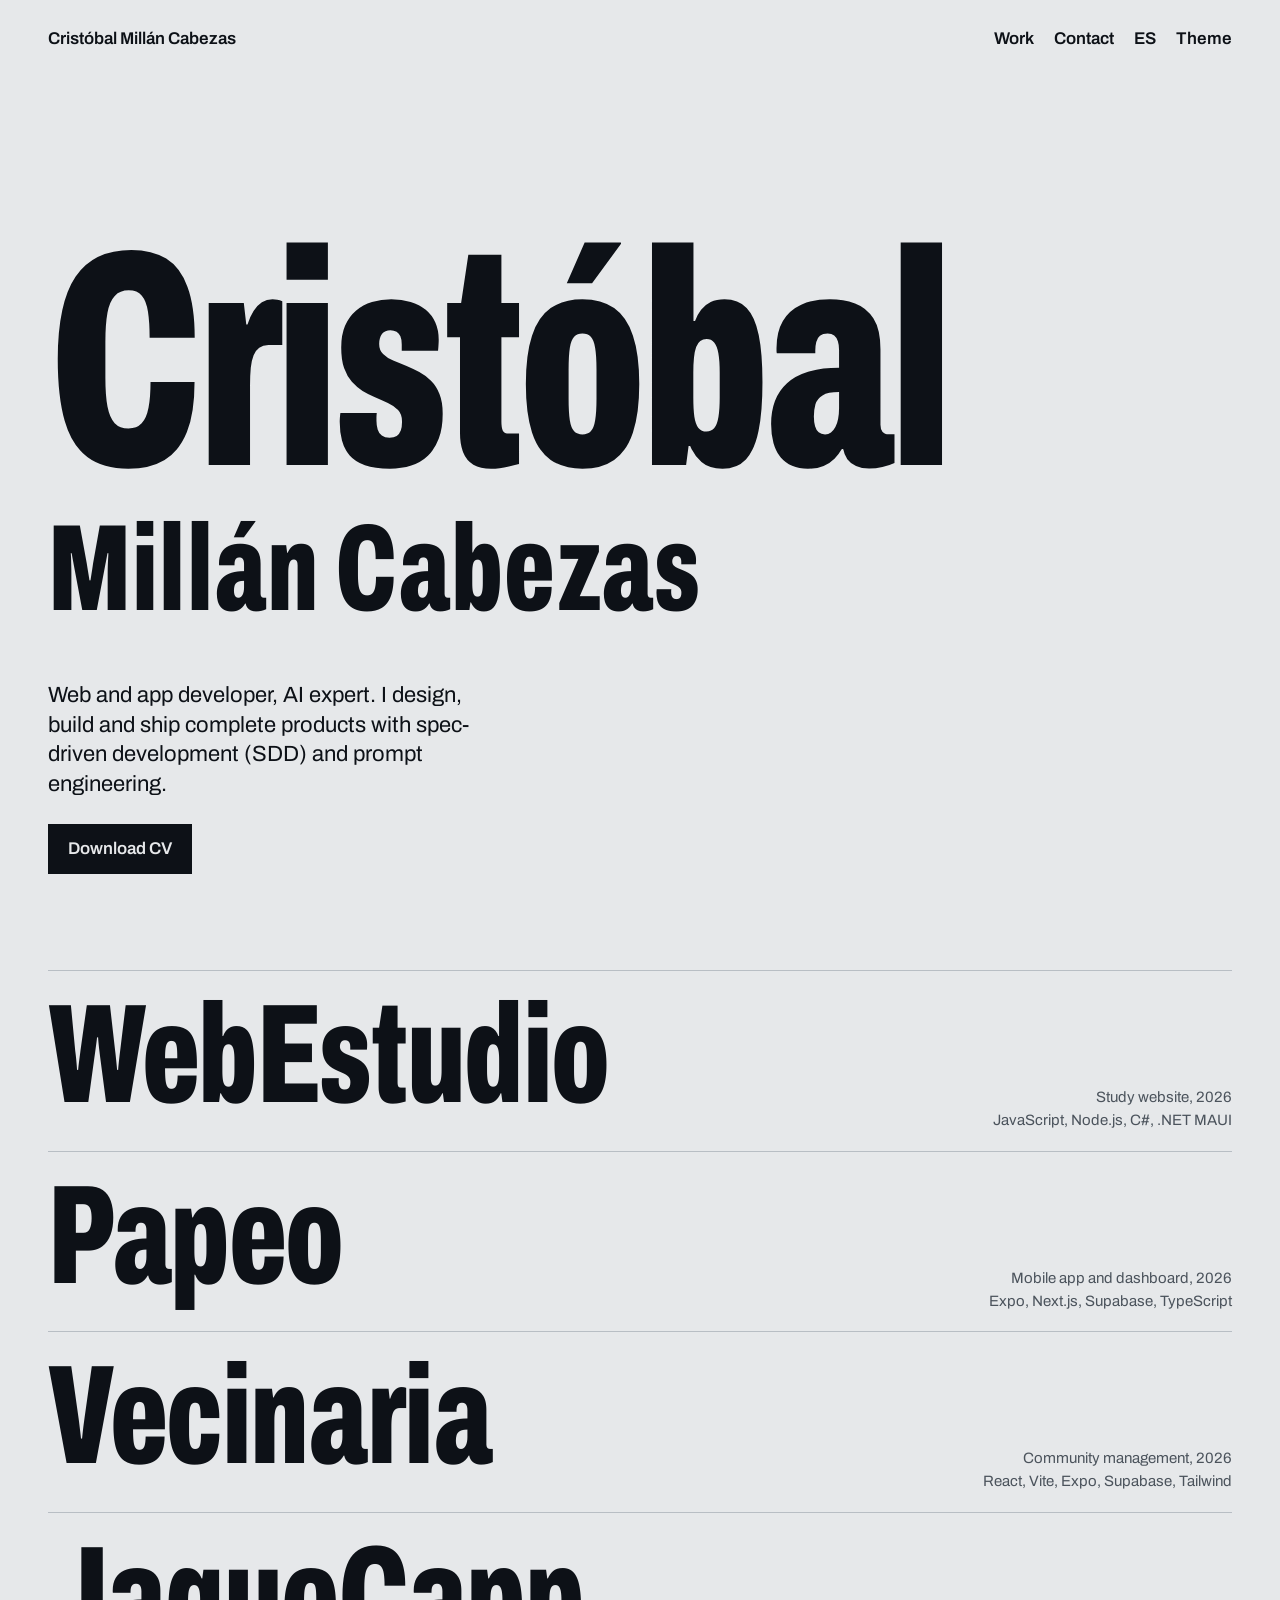
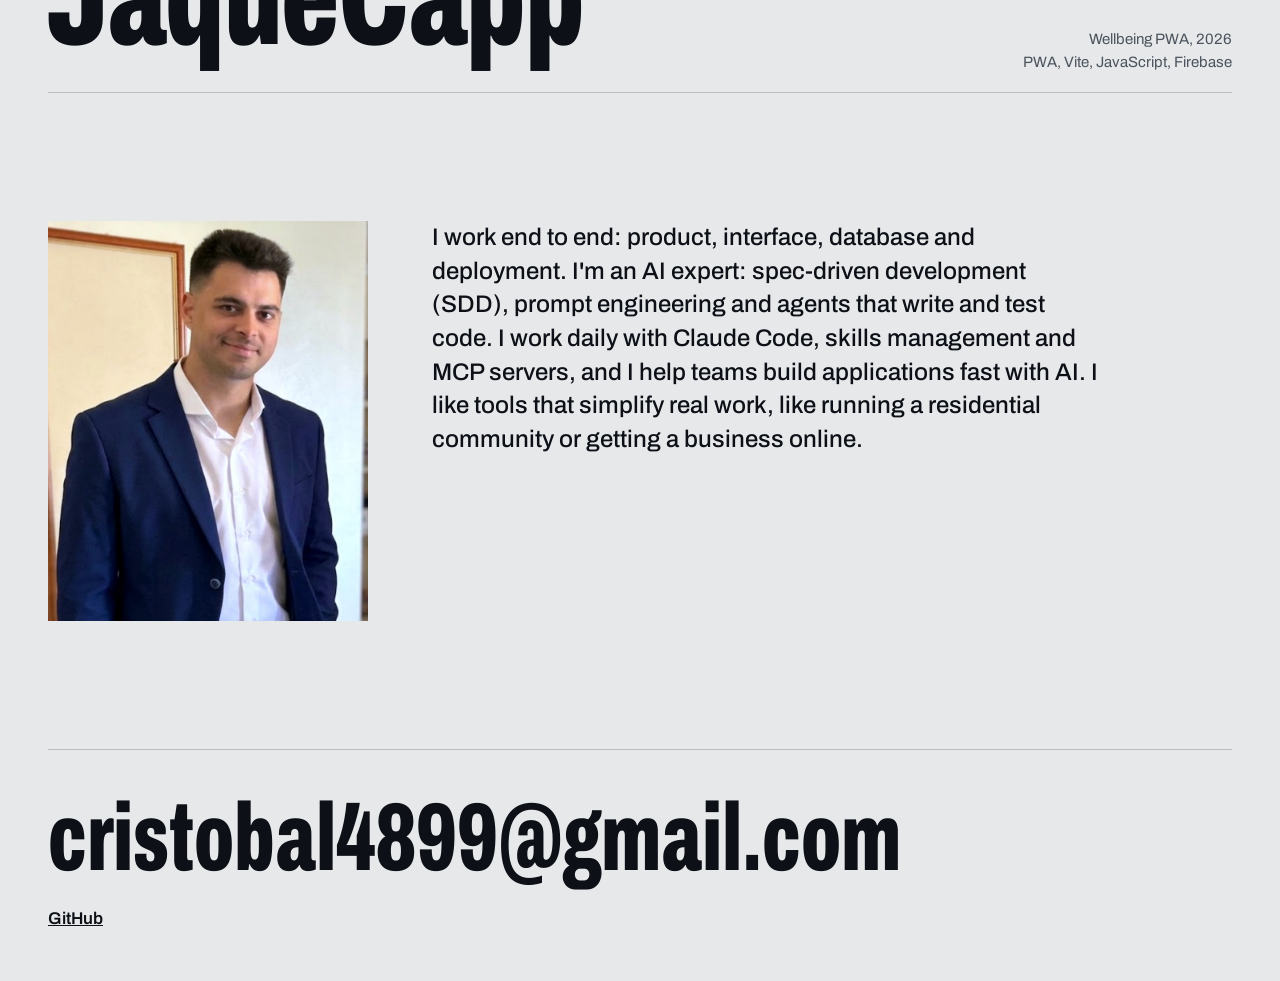
<file: index.html>
<!doctype html>
<html lang="es">
<head>
  <meta charset="utf-8">
  <meta name="viewport" content="width=device-width, initial-scale=1, viewport-fit=cover">
  <title>Cristóbal Millán Cabezas — Portfolio</title>
  <meta name="description" content="Portfolio de Cristóbal Millán Cabezas: WebEstudio, Papeo, Vecinaria y JaqueCapp.">
  <meta property="og:title" content="Cristóbal Millán Cabezas — Portfolio">
  <meta property="og:description" content="Proyectos de desarrollo web y apps: WebEstudio, Papeo, Vecinaria, JaqueCapp.">
  <meta name="theme-color" content="#e6e8ea" media="(prefers-color-scheme: light)">
  <meta name="theme-color" content="#0d1117" media="(prefers-color-scheme: dark)">
  <link rel="icon" href="data:image/svg+xml,%3Csvg xmlns='http://www.w3.org/2000/svg' viewBox='0 0 32 32'%3E%3Crect width='32' height='32' fill='%231f3bff'/%3E%3C/svg%3E">
  <link rel="preconnect" href="https://fonts.googleapis.com">
  <link rel="preconnect" href="https://fonts.gstatic.com" crossorigin>
  <link rel="stylesheet" href="https://fonts.googleapis.com/css2?family=Archivo:wdth,wght@62..125,100..900&display=swap">
  <link rel="stylesheet" href="style.css">
</head>
<body>
  <header class="bar">
    <a class="bar-name" href="#top">Cristóbal Millán Cabezas</a>
    <nav class="bar-nav" aria-label="Principal">
      <a href="#proyectos" data-i18n="nav.work">Proyectos</a>
      <a href="#contacto" data-i18n="nav.contact">Contacto</a>
      <button type="button" id="lang" aria-label="Cambiar idioma">EN</button>
      <button type="button" id="theme" aria-label="Cambiar tema">Tema</button>
    </nav>
  </header>

  <main id="top">
    <section class="hero">
      <h1 class="hero-name"><span>Cristóbal</span> <span>Millán Cabezas</span></h1>
      <p class="hero-role" data-i18n="hero.role">Desarrollo web y apps, experto en IA. Diseño, construyo y publico productos completos con desarrollo guiado por especificaciones (SDD) e ingeniería de prompts.</p>
      <a class="btn" href="cv-es.pdf" data-i18n="hero.cv" download>Descargar CV</a>
    </section>

    <section id="proyectos" class="work" aria-labelledby="work-title">
      <h2 id="work-title" class="sr" data-i18n="work.title">Proyectos</h2>
      <ol class="rows" id="rows"></ol>
    </section>

    <section class="about">
      <img class="about-photo" src="img/foto.jpg" alt="Cristóbal Millán Cabezas" width="800" height="1000">
      <p data-i18n="about.text">Trabajo de principio a fin: producto, interfaz, base de datos y despliegue. Soy experto en IA: desarrollo guiado por especificaciones (SDD), ingeniería de prompts y agentes que escriben y prueban código. Trabajo a diario con Claude Code, gestión de skills y servidores MCP, y ayudo a equipos a desarrollar aplicaciones de forma rápida con IA. Me interesan las herramientas que simplifican trabajo real, como administrar una comunidad de vecinos o abrir un negocio en la web.</p>
    </section>
  </main>

  <footer id="contacto" class="foot">
    <a class="foot-mail" href="mailto:cristobal4899@gmail.com">cristobal4899@gmail.com</a>
    <p><a href="https://github.com/cris4899" rel="noopener">GitHub</a></p>
  </footer>

  <div class="peek" id="peek" aria-hidden="true"><img alt="" id="peek-img"></div>
  <script src="app.js"></script>
</body>
</html>
</file>
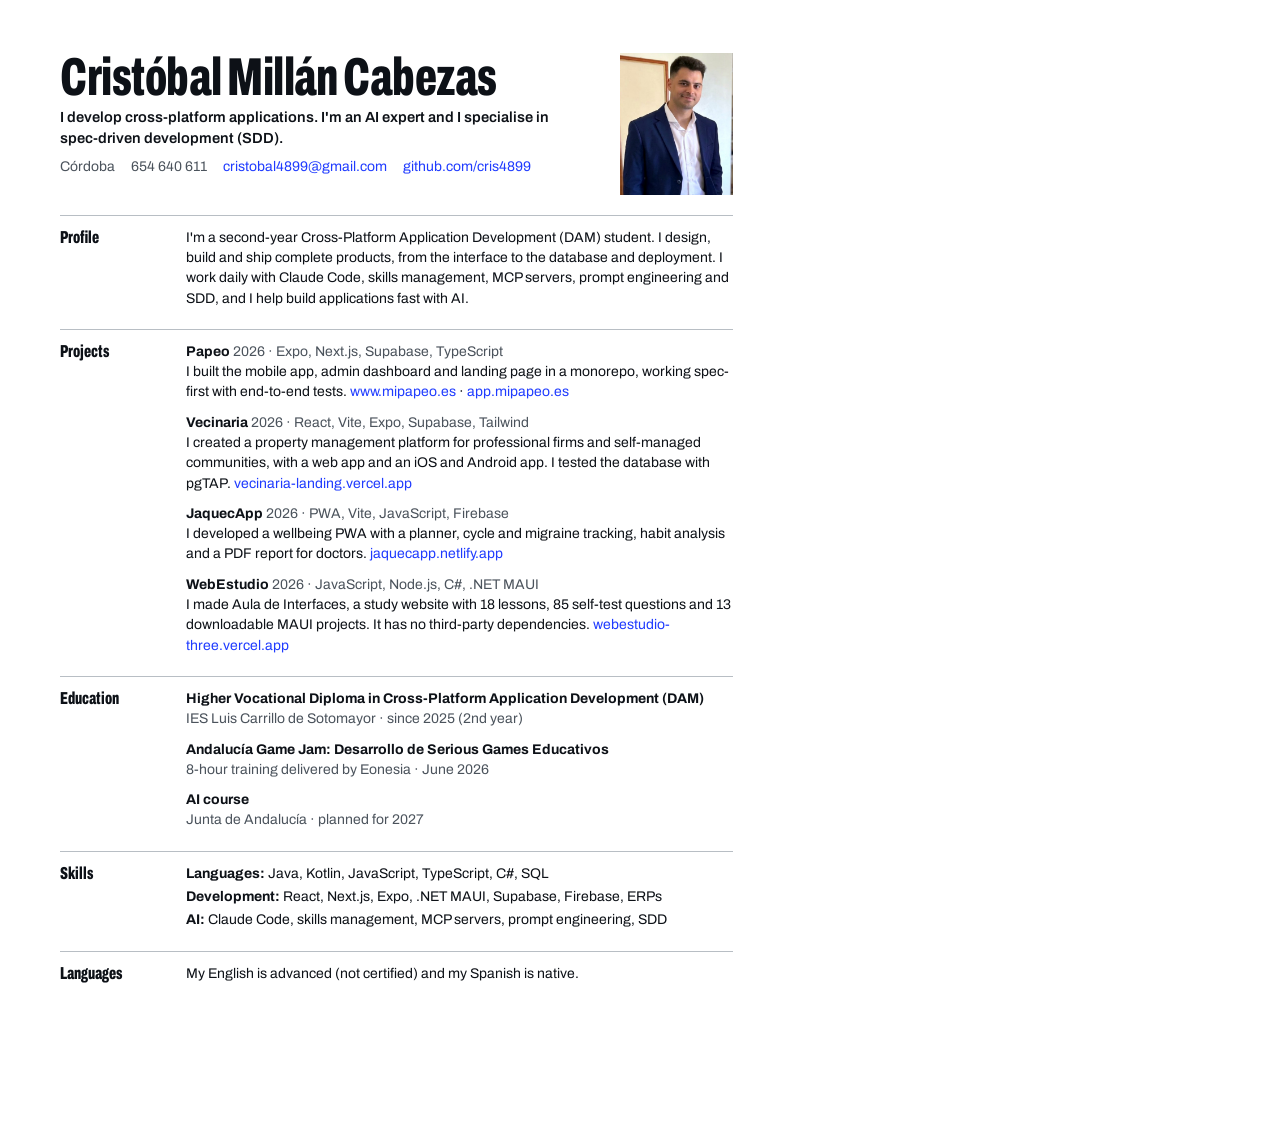
<file: cv/cv-en.html>
<!doctype html>
<html lang="en">
<head>
<meta charset="utf-8">
<title>Cristóbal Millán Cabezas — CV</title>
<link rel="stylesheet" href="https://fonts.googleapis.com/css2?family=Archivo:wdth,wght@62..125,100..900&display=swap">
<link rel="stylesheet" href="cv.css">
</head>
<body>
<header>
  <div>
  <h1>Cristóbal Millán Cabezas</h1>
  <p class="role">I develop cross-platform applications. I'm an AI expert and I specialise in spec-driven development (SDD).</p>
  <p class="contact"><span>Córdoba</span><span>654 640 611</span><a href="mailto:cristobal4899@gmail.com">cristobal4899@gmail.com</a><a href="https://github.com/cris4899">github.com/cris4899</a></p>
  </div>
  <img class="photo" src="../img/foto.jpg" alt="">
</header>

<section>
  <h2>Profile</h2>
  <p>I'm a second-year Cross-Platform Application Development (DAM) student. I design, build and ship complete products, from the interface to the database and deployment. I work daily with Claude Code, skills management, MCP servers, prompt engineering and SDD, and I help build applications fast with AI.</p>
</section>

<section>
  <h2>Projects</h2>
  <div>
    <div class="item"><b>Papeo</b> <span class="meta">2026 · Expo, Next.js, Supabase, TypeScript</span><br>I built the mobile app, admin dashboard and landing page in a monorepo, working spec-first with end-to-end tests. <a href="https://www.mipapeo.es">www.mipapeo.es</a> · <a href="https://app.mipapeo.es">app.mipapeo.es</a></div>
    <div class="item"><b>Vecinaria</b> <span class="meta">2026 · React, Vite, Expo, Supabase, Tailwind</span><br>I created a property management platform for professional firms and self-managed communities, with a web app and an iOS and Android app. I tested the database with pgTAP. <a href="https://vecinaria-landing.vercel.app">vecinaria-landing.vercel.app</a></div>
    <div class="item"><b>JaquecApp</b> <span class="meta">2026 · PWA, Vite, JavaScript, Firebase</span><br>I developed a wellbeing PWA with a planner, cycle and migraine tracking, habit analysis and a PDF report for doctors. <a href="https://jaquecapp.netlify.app">jaquecapp.netlify.app</a></div>
    <div class="item"><b>WebEstudio</b> <span class="meta">2026 · JavaScript, Node.js, C#, .NET MAUI</span><br>I made Aula de Interfaces, a study website with 18 lessons, 85 self-test questions and 13 downloadable MAUI projects. It has no third-party dependencies. <a href="https://webestudio-three.vercel.app">webestudio-three.vercel.app</a></div>
  </div>
</section>

<section>
  <h2>Education</h2>
  <div>
    <div class="item"><b>Higher Vocational Diploma in Cross-Platform Application Development (DAM)</b><br><span class="meta">IES Luis Carrillo de Sotomayor · since 2025 (2nd year)</span></div>
    <div class="item"><b>Andalucía Game Jam: Desarrollo de Serious Games Educativos</b><br><span class="meta">8-hour training delivered by Eonesia · June 2026</span></div>
    <div class="item"><b>AI course</b><br><span class="meta">Junta de Andalucía · planned for 2027</span></div>
  </div>
</section>

<section>
  <h2>Skills</h2>
  <ul>
    <li><b>Languages:</b> Java, Kotlin, JavaScript, TypeScript, C#, SQL</li>
    <li><b>Development:</b> React, Next.js, Expo, .NET MAUI, Supabase, Firebase, ERPs</li>
    <li><b>AI:</b> Claude Code, skills management, MCP servers, prompt engineering, SDD</li>
  </ul>
</section>

<section>
  <h2>Languages</h2>
  <p>My English is advanced (not certified) and my Spanish is native.</p>
</section>
</body>
</html>
</file>
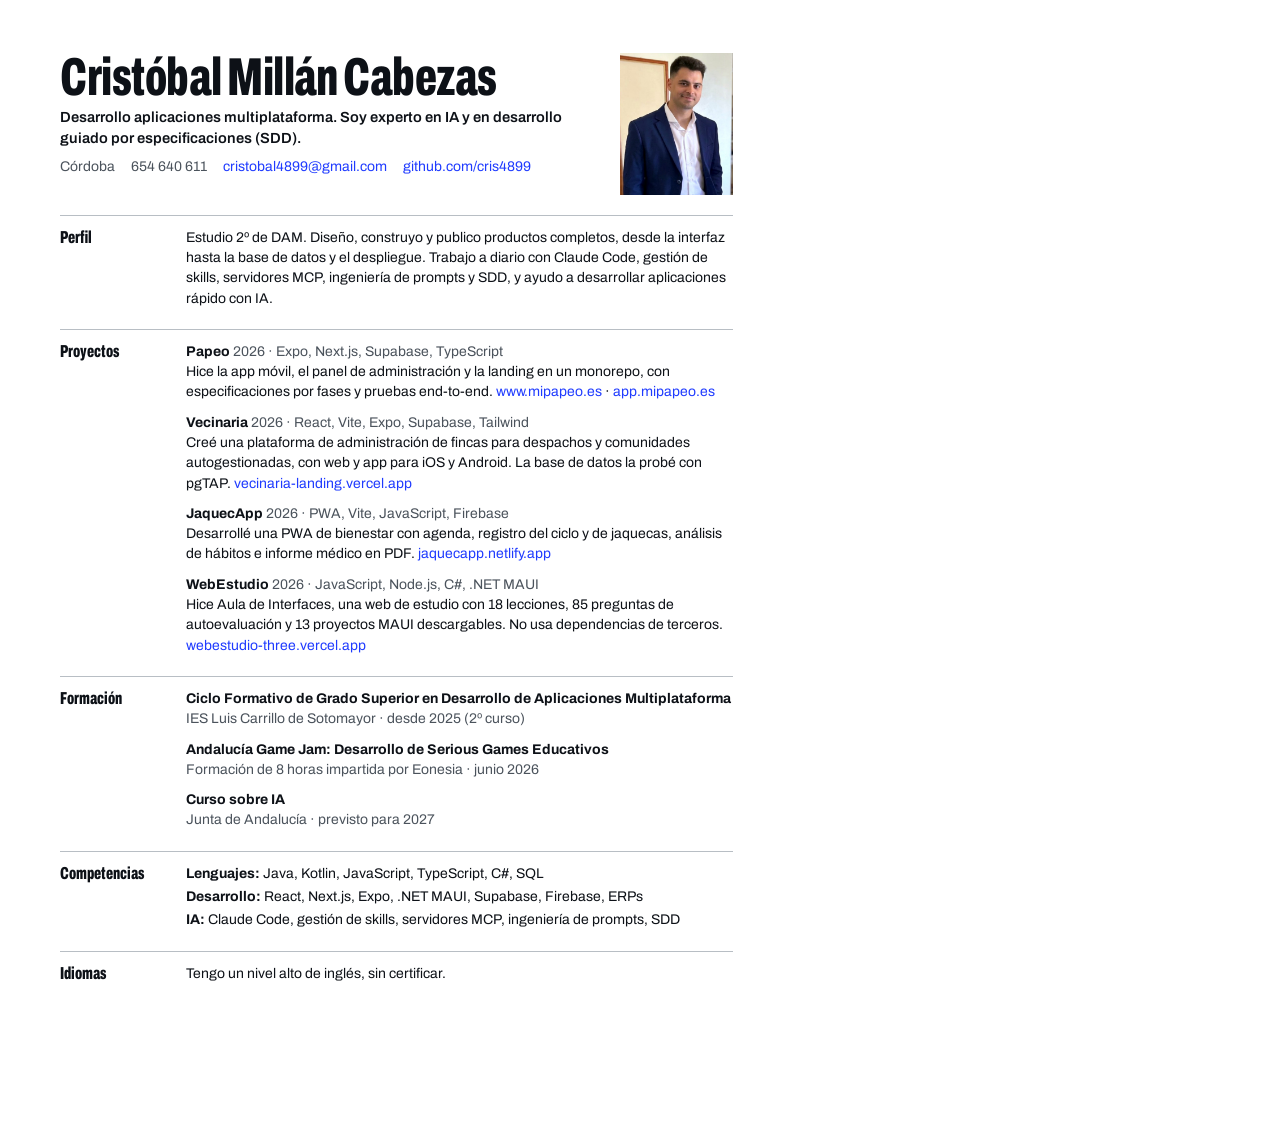
<file: cv/cv-es.html>
<!doctype html>
<html lang="es">
<head>
<meta charset="utf-8">
<title>Cristóbal Millán Cabezas — CV</title>
<link rel="stylesheet" href="https://fonts.googleapis.com/css2?family=Archivo:wdth,wght@62..125,100..900&display=swap">
<link rel="stylesheet" href="cv.css">
</head>
<body>
<header>
  <div>
  <h1>Cristóbal Millán Cabezas</h1>
  <p class="role">Desarrollo aplicaciones multiplataforma. Soy experto en IA y en desarrollo guiado por especificaciones (SDD).</p>
  <p class="contact"><span>Córdoba</span><span>654 640 611</span><a href="mailto:cristobal4899@gmail.com">cristobal4899@gmail.com</a><a href="https://github.com/cris4899">github.com/cris4899</a></p>
  </div>
  <img class="photo" src="../img/foto.jpg" alt="">
</header>

<section>
  <h2>Perfil</h2>
  <p>Estudio 2º de DAM. Diseño, construyo y publico productos completos, desde la interfaz hasta la base de datos y el despliegue. Trabajo a diario con Claude Code, gestión de skills, servidores MCP, ingeniería de prompts y SDD, y ayudo a desarrollar aplicaciones rápido con IA.</p>
</section>

<section>
  <h2>Proyectos</h2>
  <div>
    <div class="item"><b>Papeo</b> <span class="meta">2026 · Expo, Next.js, Supabase, TypeScript</span><br>Hice la app móvil, el panel de administración y la landing en un monorepo, con especificaciones por fases y pruebas end-to-end. <a href="https://www.mipapeo.es">www.mipapeo.es</a> · <a href="https://app.mipapeo.es">app.mipapeo.es</a></div>
    <div class="item"><b>Vecinaria</b> <span class="meta">2026 · React, Vite, Expo, Supabase, Tailwind</span><br>Creé una plataforma de administración de fincas para despachos y comunidades autogestionadas, con web y app para iOS y Android. La base de datos la probé con pgTAP. <a href="https://vecinaria-landing.vercel.app">vecinaria-landing.vercel.app</a></div>
    <div class="item"><b>JaquecApp</b> <span class="meta">2026 · PWA, Vite, JavaScript, Firebase</span><br>Desarrollé una PWA de bienestar con agenda, registro del ciclo y de jaquecas, análisis de hábitos e informe médico en PDF. <a href="https://jaquecapp.netlify.app">jaquecapp.netlify.app</a></div>
    <div class="item"><b>WebEstudio</b> <span class="meta">2026 · JavaScript, Node.js, C#, .NET MAUI</span><br>Hice Aula de Interfaces, una web de estudio con 18 lecciones, 85 preguntas de autoevaluación y 13 proyectos MAUI descargables. No usa dependencias de terceros. <a href="https://webestudio-three.vercel.app">webestudio-three.vercel.app</a></div>
  </div>
</section>

<section>
  <h2>Formación</h2>
  <div>
    <div class="item"><b>Ciclo Formativo de Grado Superior en Desarrollo de Aplicaciones Multiplataforma</b><br><span class="meta">IES Luis Carrillo de Sotomayor · desde 2025 (2º curso)</span></div>
    <div class="item"><b>Andalucía Game Jam: Desarrollo de Serious Games Educativos</b><br><span class="meta">Formación de 8 horas impartida por Eonesia · junio 2026</span></div>
    <div class="item"><b>Curso sobre IA</b><br><span class="meta">Junta de Andalucía · previsto para 2027</span></div>
  </div>
</section>

<section>
  <h2>Competencias</h2>
  <ul>
    <li><b>Lenguajes:</b> Java, Kotlin, JavaScript, TypeScript, C#, SQL</li>
    <li><b>Desarrollo:</b> React, Next.js, Expo, .NET MAUI, Supabase, Firebase, ERPs</li>
    <li><b>IA:</b> Claude Code, gestión de skills, servidores MCP, ingeniería de prompts, SDD</li>
  </ul>
</section>

<section>
  <h2>Idiomas</h2>
  <p>Tengo un nivel alto de inglés, sin certificar.</p>
</section>
</body>
</html>
</file>
<file: style.css>
:root {
  --bg: #e6e8ea;
  --ink: #0d1117;
  --line: #b8bec4;
  --mute: #4b535c;
  --accent: #1f3bff;
  --ease: cubic-bezier(0.23, 1, 0.32, 1);
  --gutter: clamp(16px, 4vw, 48px);
}
:root[data-theme="dark"] {
  --bg: #0d1117; --ink: #e6e8ea; --line: #2c333b; --mute: #9aa3ad; --accent: #7d8fff;
}
@media (prefers-color-scheme: dark) {
  :root:not([data-theme="light"]) {
    --bg: #0d1117; --ink: #e6e8ea; --line: #2c333b; --mute: #9aa3ad; --accent: #7d8fff;
  }
}

* { box-sizing: border-box; margin: 0; -webkit-tap-highlight-color: transparent; }
html { scroll-behavior: smooth; }
body {
  background: var(--bg); color: var(--ink);
  font: 400 1.0625rem/1.55 "Archivo", system-ui, sans-serif;
  padding-inline: var(--gutter);
  -webkit-text-size-adjust: 100%;
}
a { color: inherit; }
:focus-visible { outline: 2px solid var(--accent); outline-offset: 3px; }
.sr { position: absolute; width: 1px; height: 1px; overflow: hidden; clip-path: inset(50%); }

.bar {
  display: flex; justify-content: space-between; align-items: center;
  padding-block: 20px; font-weight: 600;
}
.bar a { text-decoration: none; }
.bar-nav { display: flex; gap: 20px; align-items: center; }
.bar-nav a:hover, .bar-nav button:hover { color: var(--accent); }
button { font: inherit; color: inherit; background: none; border: 0; cursor: pointer; padding: 6px 0; }

.hero { padding-block: clamp(48px, 12vw, 160px) clamp(40px, 8vw, 96px); }
.hero-name {
  font-stretch: 62%; font-weight: 800; letter-spacing: -0.02em;
  font-size: clamp(5rem, 24vw, 22rem); line-height: 0.85;
  overflow: hidden; padding-bottom: 0.06em;
}
.hero-name span { display: block; animation: rise 900ms var(--ease) both; }
.hero-name span + span { font-size: 0.4em; letter-spacing: 0.01em; line-height: 1; padding-top: 0.12em; animation-delay: 120ms; }
@keyframes rise { from { transform: translateY(100%); } }
.hero-role { max-width: 34ch; margin-block: 32px 24px; font-size: 1.375rem; line-height: 1.35; }

.btn {
  display: inline-block; padding: 12px 20px; background: var(--ink); color: var(--bg);
  font-weight: 600; text-decoration: none;
  transition: transform 160ms var(--ease), background-color 160ms ease;
}
.btn:active { transform: scale(0.97); }
@media (hover: hover) { .btn:hover { background: var(--accent); color: #fff; } }

.rows { list-style: none; padding: 0; border-top: 1px solid var(--line); }
.row { border-bottom: 1px solid var(--line); }
.row-head {
  width: 100%; display: grid; grid-template-columns: 1fr auto; align-items: baseline;
  gap: 8px 24px; text-align: left; padding-block: 18px;
}
.row-name {
  font-stretch: 62%; font-weight: 800; letter-spacing: -0.01em;
  font-size: clamp(3rem, 11vw, 9rem); line-height: 0.95;
  transition: color 160ms ease;
}
.row-meta { color: var(--mute); font-size: 0.9375rem; text-align: right; max-width: 28ch; }
.row-head[aria-expanded="true"] .row-name { color: var(--accent); }
@media (hover: hover) { .row-head:hover .row-name { color: var(--accent); } }

.row-body { display: grid; grid-template-rows: 0fr; transition: grid-template-rows 240ms var(--ease); }
.row-body > div { overflow: hidden; }
.row-head[aria-expanded="true"] + .row-body { grid-template-rows: 1fr; }
.row-inner {
  display: grid; gap: 24px; padding-bottom: 32px;
  grid-template-columns: minmax(0, 1fr) minmax(0, 1.2fr);
}
.row-inner p { max-width: 52ch; }
.row-inner .links { display: flex; gap: 20px; margin-top: 16px; font-weight: 600; }
.row-inner .links a:hover { color: var(--accent); }
.row-inner img { width: 100%; aspect-ratio: 16 / 10; object-fit: cover; background: var(--line); display: block; }
.row-inner .shot-empty { aspect-ratio: 16 / 10; background: var(--line); }

.about { padding-block: clamp(56px, 10vw, 128px); display: grid; grid-template-columns: minmax(0, 320px) minmax(0, 1fr); gap: clamp(24px, 5vw, 72px); align-items: start; }
.about-photo { width: 100%; height: auto; display: block; background: var(--line); }
.about p { font-size: clamp(1.125rem, 2vw, 1.5rem); line-height: 1.4; max-width: 48ch; font-weight: 500; }

.foot { border-top: 1px solid var(--line); padding-block: 40px calc(48px + env(safe-area-inset-bottom)); }
.foot-mail {
  font-stretch: 62%; font-weight: 800; font-size: clamp(2rem, 8vw, 6rem);
  line-height: 1; text-decoration: none; overflow-wrap: anywhere;
}
.foot-mail:hover { color: var(--accent); }
.foot p { margin-top: 20px; display: flex; gap: 24px; font-weight: 600; }

/* Vista previa que sigue al cursor, solo con puntero fino */
.peek {
  position: fixed; left: 0; top: 0; width: min(36vw, 480px); aspect-ratio: 16 / 10;
  pointer-events: none; z-index: 5; background: var(--line);
  clip-path: inset(0 100% 0 0); transition: clip-path 200ms var(--ease);
  will-change: transform;
}
.peek.on { clip-path: inset(0 0 0 0); }
.peek img { width: 100%; height: 100%; object-fit: cover; display: block; }
@media (hover: none), (pointer: coarse) { .peek { display: none; } }

@media (max-width: 720px) {
  .about { grid-template-columns: 1fr; }
  .about-photo { max-width: 260px; }
  .row-head { grid-template-columns: 1fr; }
  .row-meta { text-align: left; }
  .row-inner { grid-template-columns: 1fr; }
}
@media (prefers-reduced-motion: reduce) {
  .hero-name span { animation: none; }
  .row-body, .peek { transition: none; }
  html { scroll-behavior: auto; }
}
</file>
<file: cv/cv.css>
@page { size: A4; margin: 0; }
* { box-sizing: border-box; margin: 0; }
html { background: #fff; }
body {
  width: 210mm; min-height: 297mm; padding: 14mm 16mm;
  font: 400 10.5pt/1.45 "Archivo", system-ui, sans-serif; color: #0d1117;
  -webkit-print-color-adjust: exact; print-color-adjust: exact;
}
a { color: inherit; text-decoration: none; }
header { display: grid; grid-template-columns: 1fr 30mm; gap: 8mm; align-items: start; }
.photo { width: 30mm; height: 37.5mm; object-fit: cover; display: block; }
h1 { font-stretch: 62%; font-weight: 800; font-size: 40pt; line-height: 0.9; letter-spacing: -0.01em; }
.role { font-weight: 600; margin-top: 6px; font-size: 11pt; }
.contact { display: flex; flex-wrap: wrap; gap: 4px 16px; margin-top: 8px; color: #4b535c; }
.contact a { color: #1f3bff; }
section { margin-top: 20px; padding-top: 12px; border-top: 1px solid #b8bec4; display: grid; grid-template-columns: 30mm 1fr; gap: 12px; }
h2 { font-stretch: 62%; font-weight: 800; font-size: 13pt; line-height: 1.1; }
.item + .item { margin-top: 10px; }
.item b { font-weight: 700; }
.item .meta { color: #4b535c; }
.item a { color: #1f3bff; }
ul { padding: 0; list-style: none; }
li + li { margin-top: 3px; }
</file>
